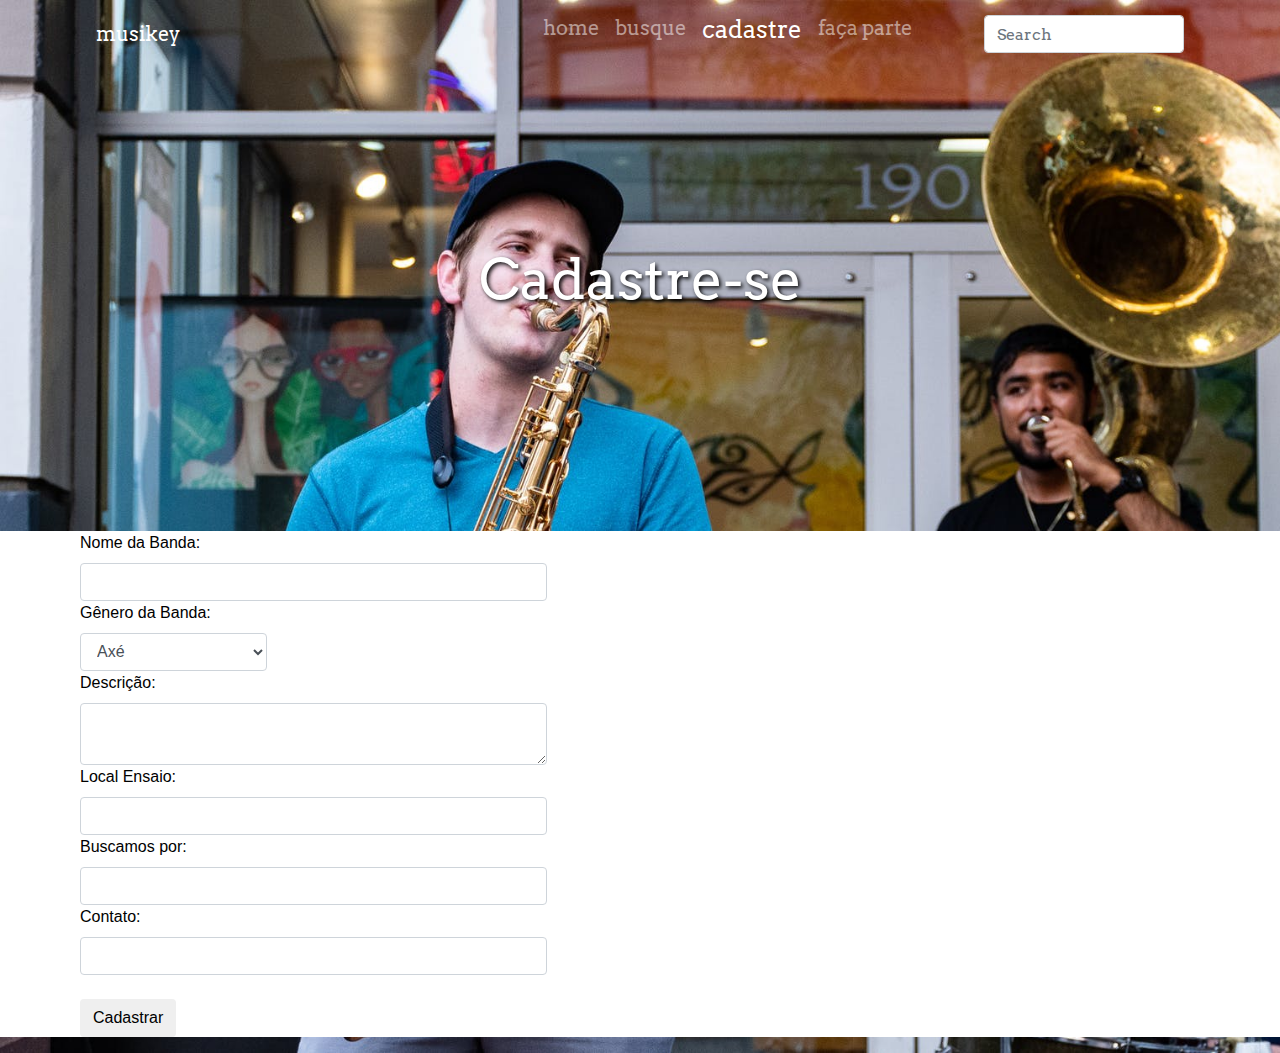
<file: cadastro_banda.html>
<!DOCTYPE html>
<html lang="pt-br">
<head>
    <meta charset="UTF-8">
    <meta name="viewport" content="width=device-width, initial-scale=1.0">
    <meta http-equiv="X-UA-Compatible" content="ie=edge">
    <title>Cadastro Banda</title>
    <link rel="stylesheet" href="css/bootstrap.min.css">

    <style>
            .bd-placeholder-img {
              font-size: 1.125rem;
              text-anchor: middle;
              -webkit-user-select: none;
              -moz-user-select: none;
              -ms-user-select: none;
              user-select: none;
            }
      
            @media (min-width: 768px) {
              .bd-placeholder-img-lg {
                font-size: 3.5rem;
              }
            }
          </style>
          <link href="https://fonts.googleapis.com/css?family=Pattaya|Arvo|Raleway&display=swap" rel="stylesheet">

    <link rel="stylesheet" href="css/custom2.css">
    <link rel="stylesheet" href="css/custom3.css">


</head>
<body class="pageBanda">

        <div class="container">
       <nav class="navbar navbar-expand-md navbar-dark">
        <a class="navbar-brand ml-auto" href="#">musikey</a>
           <button class="navbar-toggler" type="button" data-toggle="collapse" data-target="#navbarsExample04" aria-controls="navbarsExample04" aria-expanded="false" aria-label="Toggle navigation">
            <span class="navbar-toggler-icon"></span>
            </button>
              
            <div class="collapse navbar-collapse" id="navbarsExample04">
            <ul class="navbar-nav ml-auto mr-3" >
            <li class="nav-item h5">
             <a class="nav-link" href="#">home <span class="sr-only">(current)</span></a>
             </li>
             <li class="nav-item h5">
             <a class="nav-link" href="#">busque</a>
             </li>
             <li class="nav-item active h4">
               <a href="#" class="nav-link">cadastre</a>
             </li>
         <li class="nav-item h5">
          <a class="nav-link" href="login.html">faça parte</a>
                    </li>
                  </ul>
                  <form class="form-inline my-2 my-md-0 ml-5">
                    <input class="form-control" type="text" placeholder="Search">
                  </form>
                </div>
              </nav>

              <main>
                <div class="jumbotron">
      
                      <div class="container">
                        
                        <h1 class="display-4">Cadastre-se</h1>
                          <p></p>
                      
                          
                      </div>
                      </div>
                    </div>
                  </main>
            <div class="login-box">
              <div class="container">
                <form action="cadastro_musico.php" class="form-group" method="POST">
                  <div class="col-md-5"><label>Nome da Banda:</label>
                    <input type="text" name="nome" id="" class="form-control"></div>
                    <label>Gênero da Banda:</label>
                    <div class="col-md-2">
                        <select name="generoBanda" class="form-control" placeholder="Genero">
                            <option value="Axe">Axé</option>
                            <option value="Blues">Blues</option>
                            <option value="Country">Country</option>
                            <option value="Classica">Classica</option>
                            <option value="Eletronica">Eletronica</option>
                            <option value="Funk">Funk</option>
                            <option value="Hip-hop">Hip-hop</option>
                            <option value="Jazz">Jazz</option>
                            <option value="MPB">MPB</option>
                            <option value="Metal">Metal</option>
                            <option value="Pagode">Pagode</option>
                            <option value="Rock">Rock</option>
                            <option value="Samba">Samba</option>
                          </select>
                      </div>
                      <label>Descrição:</label>
                      <div class="col-md-5"><textarea name="descricao" class="form-control"> </textarea></div>
                      <label>Local Ensaio:</label>
                      <div class="col-md-5"><input type="text" name="local" class="form-control"></div>
                      <label>Buscamos por:</label>
                      <div class="col-md-5"><input type="text" name="local" class="form-control"></div>
                      <label>Contato:</label>
                      <div class="col-md-5"><input type="text" name="local" class="form-control"></div><br>
                      <input type="submit" value="Cadastrar" class="btn">
                    </div>
                  
                </form>
                    </div>
                  </div>

 




</body>
</html>
</file>
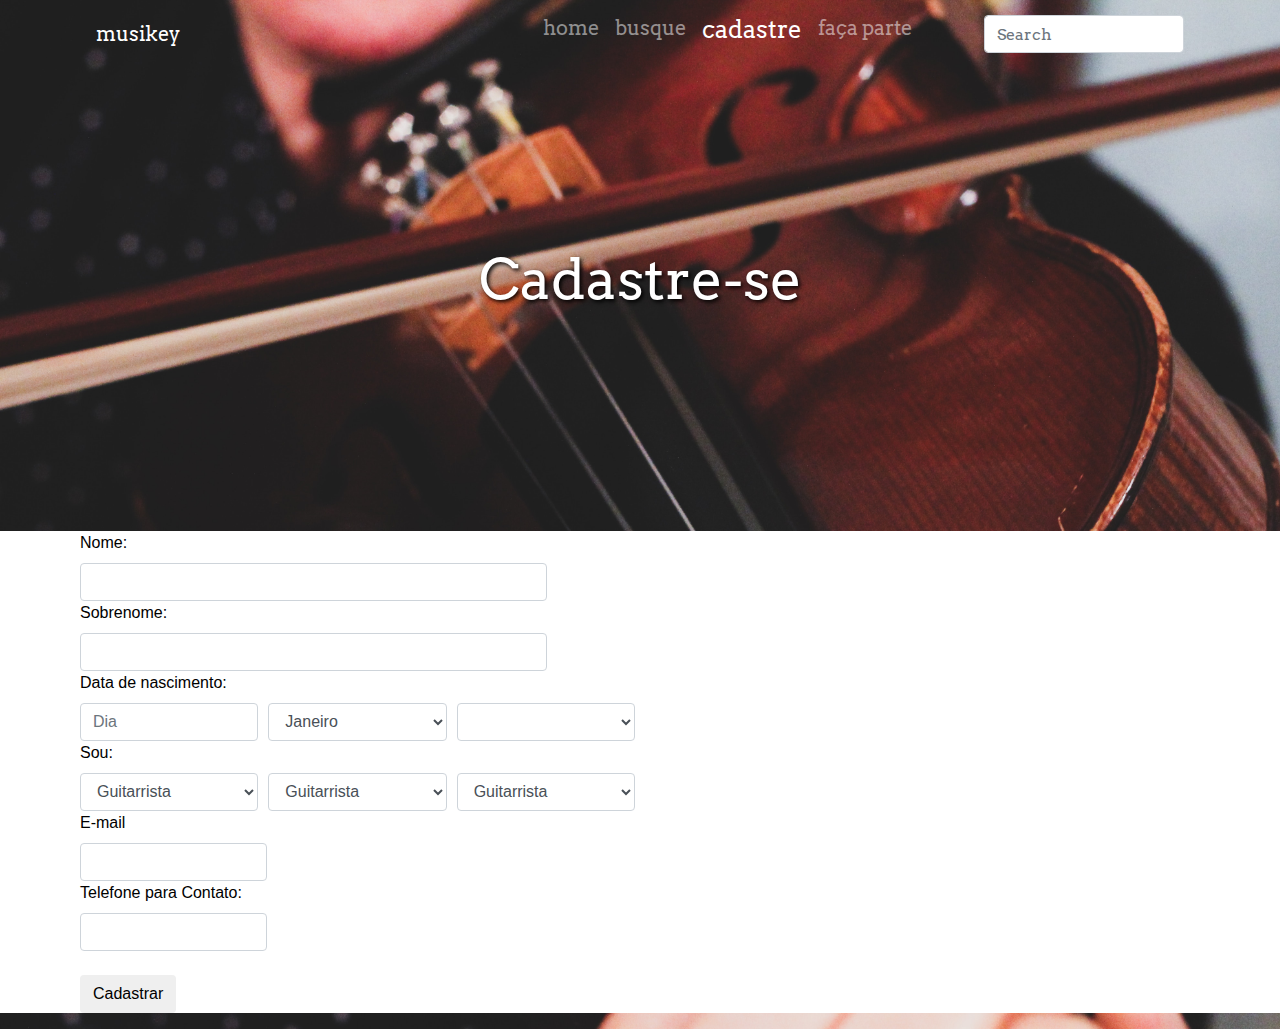
<file: cadastro_musico.html>
<!DOCTYPE html>
<html lang="pt-br">
<head>
    <meta charset="UTF-8">
    <meta name="viewport" content="width=device-width, initial-scale=1.0">
    <meta http-equiv="X-UA-Compatible" content="ie=edge">
    <title>Página Inicial</title>
    <link rel="stylesheet" href="css/bootstrap.min.css">

    <style>
            .bd-placeholder-img {
              font-size: 1.125rem;
              text-anchor: middle;
              -webkit-user-select: none;
              -moz-user-select: none;
              -ms-user-select: none;
              user-select: none;
            }
      
            @media (min-width: 768px) {
              .bd-placeholder-img-lg {
                font-size: 3.5rem;
              }
            }
          </style>
          <link href="https://fonts.googleapis.com/css?family=Pattaya|Arvo|Raleway&display=swap" rel="stylesheet">

    <link rel="stylesheet" href="css/custom2.css">
    <link rel="stylesheet" href="css/custom3.css">


</head>
<body class="pageMusico">

  <div class="container">
    <nav class="navbar navbar-expand-md navbar-dark">
      <a class="navbar-brand ml-auto" href="#">musikey</a>
         <button class="navbar-toggler" type="button" data-toggle="collapse" data-target="#navbarsExample04" aria-controls="navbarsExample04" aria-expanded="false" aria-label="Toggle navigation">
          <span class="navbar-toggler-icon"></span>
          </button>
            
          <div class="collapse navbar-collapse" id="navbarsExample04">
          <ul class="navbar-nav ml-auto mr-3" >
          <li class="nav-item h5">
           <a class="nav-link" href="#">home <span class="sr-only">(current)</span></a>
           </li>
           <li class="nav-item h5">
           <a class="nav-link" href="#">busque</a>
           </li>
           <li class="nav-item active h4">
             <a href="#" class="nav-link">cadastre</a>
           </li>
       <li class="nav-item h5">
        <a class="nav-link" href="login.html">faça parte</a>
                  </li>
                </ul>
                <form class="form-inline my-2 my-md-0 ml-5">
                  <input class="form-control" type="text" placeholder="Search">
                </form>
              </div>
            </nav>

              <main>
                <div class="jumbotron">
      
                      <div class="container">
                        
                        <h1 class="display-4">Cadastre-se</h1>
                          <p></p>
                      
                          
                      </div>
                      </div>
                    </div>
                  </main>
            <div class="login-box">
              <div class="container">
                <form action="cadastro_musico.php" class="form-group" method="POST">
                  <div class="col-md-5"><label>Nome:</label>
                    <input type="text" name="nome" id="" class="form-control"></div>
                  <div class="col-md-5"> <label>Sobrenome:</label>
                    <input type="text" name="nome" id="" class="form-control"></div>
                 
                  <label>Data de nascimento:</label>
                  <div class="form-row">
                      <div class="col-md-2">
                        <input type="number" class="form-control" placeholder="Dia">
                      </div>
                      <div class="col-md-2">
                        <select name="mes" class="form-control" placeholder="Mês">
                            <option value="Janeiro">Janeiro</option>
                            <option value="Janeiro">Fevereiro</option>
                            <option value="Janeiro">Março</option>
                            <option value="Janeiro">Abril</option>
                            <option value="Janeiro">Maio</option>
                            <option value="Janeiro">Julho</option>
                            <option value="Janeiro">Julho</option>
                            <option value="Janeiro">Agosto</option>
                            <option value="Janeiro">Setembro</option>
                            <option value="Janeiro">Outubro</option>
                            <option value="Janeiro">Novembro</option>
                            <option value="Janeiro">Dezembro</option>
                          </select>
                      </div>
                      <div class="col-md-2">
                        <select name="ano" class="form-control">
                          <?php
                          $ano = 1950;
                          $anoatual = 2019;
                          while($ano <= $anoatual)
                          {
                            echo"<option value='$ano'>$ano</option>";
                            $ano++;
                          }
                          
                          ?>
                          
                        </select>

                      </div>
                    </div>
                    <label>Sou:</label>
                    <div class="form-row">
                      <div class="col-md-2">
                          <select name="mes" class="form-control" placeholder="Mês">
                              <option value="Janeiro">Guitarrista</option>
                              <option value="Janeiro">Baixista</option>
                              <option value="Janeiro">Baterista</option>
                              <option value="Janeiro">Vocalista</option>
                              <option value="Janeiro">Violonista</option>
                              <option value="Janeiro">Percussionista</option>
                              <option value="Janeiro">Pianista</option>
                              <option value="Janeiro">Tecladista</option>
                              <option value="Janeiro">Saxofonista</option>
                              <option value="Janeiro">DJ</option>
                              <option value="Janeiro">Back-vocal</option>
                              <option value="Janeiro">Violinista</option>
                            </select>
                        </div>
                        <div class="col-md-2">
                          <select name="mes" class="form-control" placeholder="Mês">
                              <option value="Janeiro">Guitarrista</option>
                              <option value="Janeiro">Baixista</option>
                              <option value="Janeiro">Baterista</option>
                              <option value="Janeiro">Vocalista</option>
                              <option value="Janeiro">Violonista</option>
                              <option value="Janeiro">Percussionista</option>
                              <option value="Janeiro">Pianista</option>
                              <option value="Janeiro">Tecladista</option>
                              <option value="Janeiro">Saxofonista</option>
                              <option value="Janeiro">DJ</option>
                              <option value="Janeiro">Back-vocal</option>
                              <option value="Janeiro">Violinista</option>
                            </select>
                        </div>
                        <div class="col-md-2">
                          <select name="mes" class="form-control" placeholder="Mês">
                              <option value="Janeiro">Guitarrista</option>
                              <option value="Janeiro">Baixista</option>
                              <option value="Janeiro">Baterista</option>
                              <option value="Janeiro">Vocalista</option>
                              <option value="Janeiro">Violonista</option>
                              <option value="Janeiro">Percussionista</option>
                              <option value="Janeiro">Pianista</option>
                              <option value="Janeiro">Tecladista</option>
                              <option value="Janeiro">Saxofonista</option>
                              <option value="Janeiro">DJ</option>
                              <option value="Janeiro">Back-vocal</option>
                              <option value="Janeiro">Violinista</option>
                            </select>
                        </div>
                      </div>
                      <div class="col-md-2">
                        <label>E-mail</label>
                        <input type="email" name="email" class="form-control">

                      </div>
                      <div class="col-md-2">
                        <label>Telefone para Contato:</label>
                        <input type="tel" name="email" class="form-control">

                      </div>
                      <br>
                      <input type="submit" value="Cadastrar" class="btn">


                    </div>
                    
                </form>
                    </div>
                  </div>

 




</body>
</html>
</file>
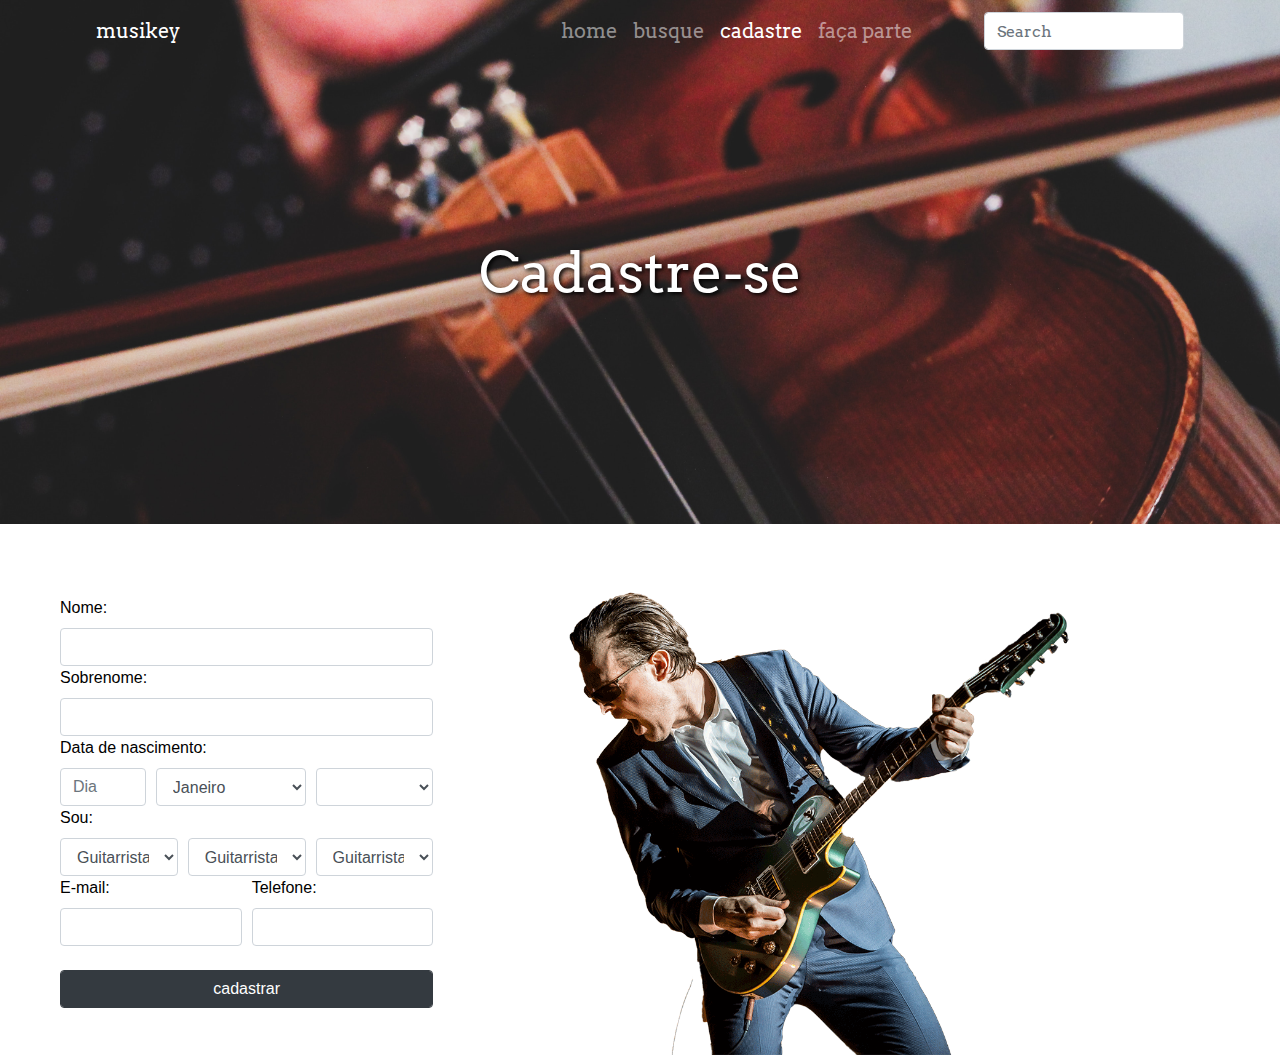
<file: musico.html>
<!DOCTYPE html>
<html lang="pt-br">
<head>
    <meta charset="UTF-8">
    <meta name="viewport" content="width=device-width, initial-scale=1.0">
    <meta http-equiv="X-UA-Compatible" content="ie=edge">
    <title>Página Inicial</title>
    <link rel="stylesheet" href="css/bootstrap.min.css">

    <style>
            .bd-placeholder-img {
              font-size: 1.125rem;
              text-anchor: middle;
              -webkit-user-select: none;
              -moz-user-select: none;
              -ms-user-select: none;
              user-select: none;
            }
      
            @media (min-width: 768px) {
              .bd-placeholder-img-lg {
                font-size: 3.5rem;
              }
            }
          </style>
          <link href="https://fonts.googleapis.com/css?family=Pattaya|Arvo|Raleway&display=swap" rel="stylesheet">

    <link rel="stylesheet" href="css/custom2.css">
    <link rel="stylesheet" href="css/custom3.css">


</head>
<body class="pageMusico">

  <div class="container">
    <nav class="navbar navbar-expand-md navbar-dark">
      <a class="navbar-brand ml-auto" href="index.html">musikey</a>
         <button class="navbar-toggler" type="button" data-toggle="collapse" data-target="#navbarsExample04" aria-controls="navbarsExample04" aria-expanded="false" aria-label="Toggle navigation">
          <span class="navbar-toggler-icon"></span>
          </button>
            
          <div class="collapse navbar-collapse" id="navbarsExample04">
          <ul class="navbar-nav ml-auto mr-3" >
          <li class="nav-item ">
           <a class="nav-link" href="index.html">home</a>
           </li>
           <li class="nav-item ">
           <a class="nav-link" href="#">busque</a>
           </li>
           <li class="nav-item active">
             <a href="#" class="nav-link">cadastre</a>
           </li>
       <li class="nav-item">
        <a class="nav-link" href="login.html">faça parte</a>
                  </li>
                </ul>
                <form class="form-inline my-2 my-md-0 ml-5">
                  <input class="form-control" type="text" placeholder="Search">
                </form>
              </div>
            </nav>
  </div>

              <main>
                <div class="jumbotron">
                  <a href="index.html"></a>
                      
                        
                        <h1 class="display-4">Cadastre-se</h1>
                          <p></p>
                      
                          
                      </div>
                      
                    
          
         <div class="login-box">
          <div class="container">
            <div class="row align-items-center">
              <div class="col">
                <div class="row">
                    <div class="col-6 col-xl-4">
                      <div class="container">
                        <br><br><br>
                          <form action="cadastro_musico.php" method="post">
                              <label>Nome:</label><br>
                              <input type="text" name="nome" class="form-control">
                              <label>Sobrenome:</label><br>
                              <input type="text" name="sobrenome" class="form-control">
                              <label>Data de nascimento:</label>
                              <div class="form-row">
                                  <div class="col-3">
                                    <input type="number" name="dia" class="form-control" placeholder="Dia">
                                  </div>
                                  <div class="col-5">
                                    <select name="mes" class="form-control" placeholder="Mês">
                                        <option value="Janeiro">Janeiro</option>
                                        <option value="Fevereiro">Fevereiro</option>
                                        <option value="Março">Março</option>
                                        <option value="Abril">Abril</option>
                                        <option value="Maio">Maio</option>
                                        <option value="Junho">Junho</option>
                                        <option value="Julho">Julho</option>
                                        <option value="Agosto">Agosto</option>
                                        <option value="Setembro">Setembro</option>
                                        <option value="Outubro">Outubro</option>
                                        <option value="Novembro">Novembro</option>
                                        <option value="Dezembro">Dezembro</option>
                                      </select>
                                  </div>
                                  <div class="col-4">
                                    <select name="ano" class="form-control">
                                      <?php
                                      $ano = 1950;
                                      $anoatual = 2019;
                                      while($ano <= $anoatual)
                                      {
                                        echo"<option value='$ano'>$ano</option>";
                                        $ano++;
                                      }
                                      
                                      ?>
                                      
                                    </select>
            
                                  </div>
                                </div>
                            <label>Sou:</label>
                            <div class="form-row">
                              <div class="col-4">
                              <select name="opcaoMusico1" class="form-control" placeholder="Musico">
                                  <option value="Guitarrista">Guitarrista</option>
                                  <option value="Baixista">Baixista</option>
                                  <option value="Baterista">Baterista</option>
                                  <option value="Vocalista">Vocalista</option>
                                  <option value="Violinista">Violonista</option>
                                  <option value="Percussionista">Percussionista</option>
                                  <option value="Pianista">Pianista</option>
                                  <option value="Tecladista">Tecladista</option>
                                  <option value="Saxofonista">Saxofonista</option>
                                  <option value="DJ">DJ</option>
                                  <option value="Backvocal">Back-vocal</option>
                                  <option value="Violinista">Violinista</option>
                                </select>
          
                            </div>
                            <div class="col-4">
                                <select name="opcaoMusico2" class="form-control" placeholder="Musico">
                                  <option value="Guitarrista">Guitarrista</option>
                                  <option value="Baixista">Baixista</option>
                                  <option value="Baterista">Baterista</option>
                                  <option value="Vocalista">Vocalista</option>
                                  <option value="Violinista">Violonista</option>
                                  <option value="Percussionista">Percussionista</option>
                                  <option value="Pianista">Pianista</option>
                                  <option value="Tecladista">Tecladista</option>
                                  <option value="Saxofonista">Saxofonista</option>
                                  <option value="DJ">DJ</option>
                                  <option value="Backvocal">Back-vocal</option>
                                  <option value="Violinista">Violinista</option>
                                </select>
          
                            </div>
          
                            <div class="col-4">
                                <select name="opcaoMusico3" class="form-control" placeholder="Musico">
                                  <option value="Guitarrista">Guitarrista</option>
                                  <option value="Baixista">Baixista</option>
                                  <option value="Baterista">Baterista</option>
                                  <option value="Vocalista">Vocalista</option>
                                  <option value="Violinista">Violonista</option>
                                  <option value="Percussionista">Percussionista</option>
                                  <option value="Pianista">Pianista</option>
                                  <option value="Tecladista">Tecladista</option>
                                  <option value="Saxofonista">Saxofonista</option>
                                  <option value="DJ">DJ</option>
                                  <option value="Backvocal">Back-vocal</option>
                                  <option value="Violinista">Violinista</option>
                                </select>
          
                            </div>
                            
                            <div class="col">
                                <label>E-mail:</label>
                              <input type="email" name="email" class="form-control">
                            </div>
                            
                            <div class="col">
                                <label>Telefone:</label>
                              <input type="tel" name="telefone" class="form-control">
                            </div>
                          </div>
                          <br>
                          <input type="button" value="cadastrar" class="form-control btn-dark">
                          <br>
                            </form>
          

                      </div>
                  
                  </div>
                
              
              <div class=" col-6 col-xl-8 align-self-end">
                <img src="image/manGuitar.png" heigth="800px" alt="">
                
              </div>
              </div>
              </div>
              </div>





            </div>



          </div>



         
 




</body>
</html>
</file>
<file: css/custom2.css>
body {

    background-color: white;
    background-image: url(../image/fundo1.jpg);
    background-repeat: no-repeat;
    background-size: cover;
    height: 100%;
    width: 100%;
  }

.navbar {
  font-size: 20px;
    padding-bottom: 15px;
    font-family: 'Arvo', sans-serif;
}


.login-box{
    background-color: white;
    color: black;
    
    margin-left: 0;
    margin-right: 0;

}

.cadastro-box
{
  background-color:white;
  color:black;
  padding: 5rem 1rem;
  margin-bottom: 2rem;
}

  .bg-custom1{
    color: black;
  }

  .bg-custom2{
    background-color: #750667;;
    color: #cdcdcd;
  }

.jumbotron
{
    background:transparent;
    text-align: center;
    padding: 170px;
    color:white;

}

h1{
    font-family: 'Arvo', sans-serif;
}

.article
{
    background-color: white;
    width: 100%;   
    margin: 0px;
    
    
}

.form-signin
{
    margin: auto;
    padding: 15px;
    text-align: center;
    width: 420px;
}

.article p{
  font-family: 'Raleway', sans-serif;
  font-size: 25px;
}

.article h2{
  font-family: 'Arvo', sans-serif;
}
.container {
  width: 100%;
  padding-right: 10px;
  padding-left: 10px;
  /*margin-right: auto;
  margin-left: auto;
*/}

.box-image{

  max-width: 100%;
  height: auto;
  }
  
  img{
    max-width: 100%;
    height: auto;
  }

  .galeria img:hover {
    -webkit-transform: scale(1.1);
    -moz-transform: scale(1.1);
    -o-transform: scale(1.1);
    -ms-transform: scale(1.1);
    transform: scale(1.1);
  }

  .linha-vertical {
    height: 500px;/*Altura da linha*/
    border-left: 2px solid;/* Adiciona borda esquerda na div como ser fosse uma linha.*/
  }
</file>
<file: css/custom3.css>
.pageMusico{

    background-color: white;
    background-image: url(../image/call-me-hangry-a3YXYC1n5ao-unsplash.jpg);
    background-repeat: no-repeat;
    background-size: cover;
    height: 100%;
    width: 100%;
  }

  .pageBanda
  {

    background-color: white;
    background-image: url(../image/pexels-photo-1343331.jpeg);
    background-repeat: no-repeat;
    background-size: cover;
    height: 100%;
    width: 100%;
  }

  h1 {
    color: white;
    text-shadow: 2px 2px 4px #000000;
  }

.navbar-brand
  {
    font-size: 20px;
  }
</file>
